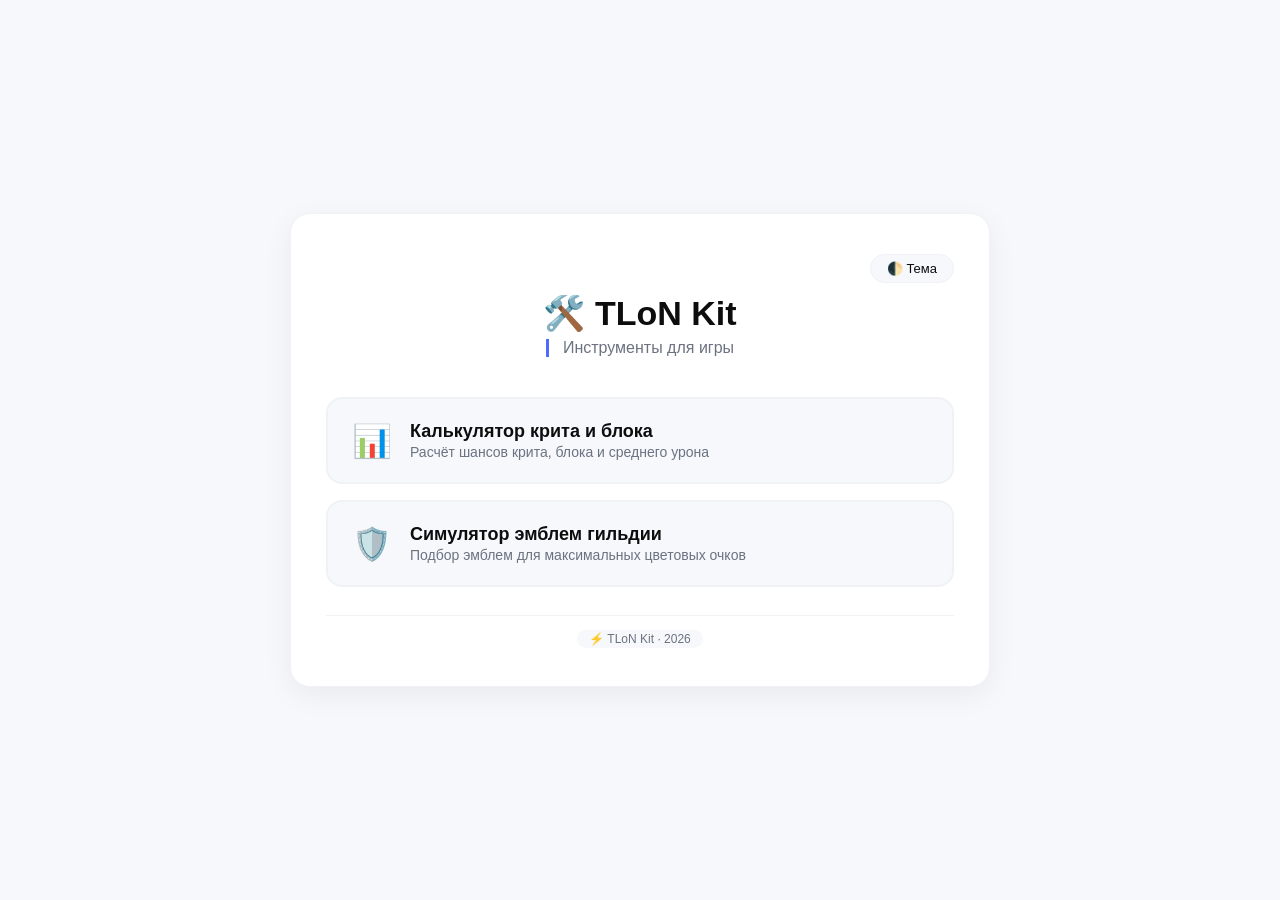
<file: index.html>
<!DOCTYPE html>
<html lang="ru" data-theme="light">
<head>
    <meta charset="UTF-8">
    <meta name="viewport" content="width=device-width, initial-scale=1.0">
    <title>TLoN Kit — Инструменты</title>
    <style>
        /* ========== ОСНОВНЫЕ СТИЛИ (как в калькуляторе) ========== */
        :root {
            --bg: #f6f8fb;
            --card: #fff;
            --border: #f0f2f5;
            --text: #0d0d0d;
            --text2: #1f2937;
            --text3: #6b7280;
            --shadow: 0 8px 30px rgba(0,0,0,0.06);
            --player-border: #4d6bfe;
        }
        [data-theme="dark"] {
            --bg: #1a1a2e;
            --card: #16213e;
            --border: #2a2a4a;
            --text: #e8e8f0;
            --text2: #c8c8d8;
            --text3: #8888aa;
            --shadow: 0 8px 30px rgba(0,0,0,0.3);
        }
        * { box-sizing: border-box; margin: 0; padding: 0; }
        body {
            font-family: 'Segoe UI', sans-serif;
            background: var(--bg);
            display: flex;
            justify-content: center;
            align-items: center;
            min-height: 100vh;
            padding: 20px;
            transition: background .3s;
        }
        .container {
            max-width: 700px;
            width: 100%;
            background: var(--card);
            border-radius: 20px;
            padding: 40px 35px;
            box-shadow: var(--shadow);
            border: 1px solid var(--border);
            text-align: center;
            transition: background .3s, border .3s;
        }
        .header {
            display: flex;
            justify-content: flex-end;
            margin-bottom: 10px;
        }
        .theme-toggle {
            background: var(--bg);
            border: 1px solid var(--border);
            color: var(--text);
            padding: 6px 16px;
            border-radius: 30px;
            font-size: 13px;
            cursor: pointer;
            transition: .15s;
        }
        .theme-toggle:hover {
            background: var(--border);
        }
        h1 {
            font-size: 34px;
            font-weight: 700;
            color: var(--text);
            margin-bottom: 6px;
        }
        .subhead {
            font-size: 16px;
            color: var(--text3);
            margin-bottom: 32px;
            border-left: 3px solid #4d6bfe;
            padding-left: 14px;
            display: inline-block;
        }
        .tools {
            display: flex;
            flex-direction: column;
            gap: 16px;
            margin-top: 8px;
        }
        .tool-card {
            background: var(--bg);
            border-radius: 16px;
            padding: 22px 24px;
            border: 2px solid var(--border);
            transition: .2s;
            text-decoration: none;
            color: var(--text);
            display: flex;
            align-items: center;
            gap: 18px;
            text-align: left;
        }
        .tool-card:hover {
            border-color: #4d6bfe;
            transform: translateY(-2px);
            box-shadow: 0 4px 16px rgba(77, 107, 254, 0.08);
        }
        .tool-icon {
            font-size: 32px;
            flex-shrink: 0;
        }
        .tool-info h2 {
            font-size: 18px;
            font-weight: 600;
            margin-bottom: 2px;
            color: var(--text);
        }
        .tool-info p {
            font-size: 14px;
            color: var(--text3);
            margin: 0;
        }
        .footer {
            margin-top: 28px;
            font-size: 12px;
            color: var(--text3);
            border-top: 1px solid var(--border);
            padding-top: 16px;
        }
        .footer span {
            background: var(--bg);
            padding: 2px 12px;
            border-radius: 30px;
        }
        @media (max-width: 500px) {
            .container { padding: 24px 18px; }
            h1 { font-size: 26px; }
            .tool-card { flex-direction: column; text-align: center; gap: 8px; padding: 18px; }
            .tool-icon { font-size: 28px; }
        }
    </style>
</head>
<body>
    <div class="container">
        <div class="header">
            <button class="theme-toggle" id="themeBtn">🌓 Тема</button>
        </div>
        <h1>🛠️ TLoN Kit</h1>
        <div class="subhead">Инструменты для игры</div>

        <div class="tools">
            <a href="calc/index.html" class="tool-card">
                <span class="tool-icon">📊</span>
                <div class="tool-info">
                    <h2>Калькулятор крита и блока</h2>
                    <p>Расчёт шансов крита, блока и среднего урона</p>
                </div>
            </a>
            <a href="sim/index.html" class="tool-card">
                <span class="tool-icon">🛡️</span>
                <div class="tool-info">
                    <h2>Симулятор эмблем гильдии</h2>
                    <p>Подбор эмблем для максимальных цветовых очков</p>
                </div>
            </a>
        </div>

        <div class="footer">
            <span>⚡ TLoN Kit · 2026</span>
        </div>
    </div>

    <script>
        // Тёмная тема
        function toggleTheme() {
            const html = document.documentElement;
            const current = html.getAttribute('data-theme');
            const next = current === 'dark' ? 'light' : 'dark';
            html.setAttribute('data-theme', next);
            localStorage.setItem('tlon_main_theme', next);
        }
        const savedTheme = localStorage.getItem('tlon_main_theme');
        if (savedTheme) document.documentElement.setAttribute('data-theme', savedTheme);
        document.getElementById('themeBtn').addEventListener('click', toggleTheme);
    </script>
</body>
</html>
</file>
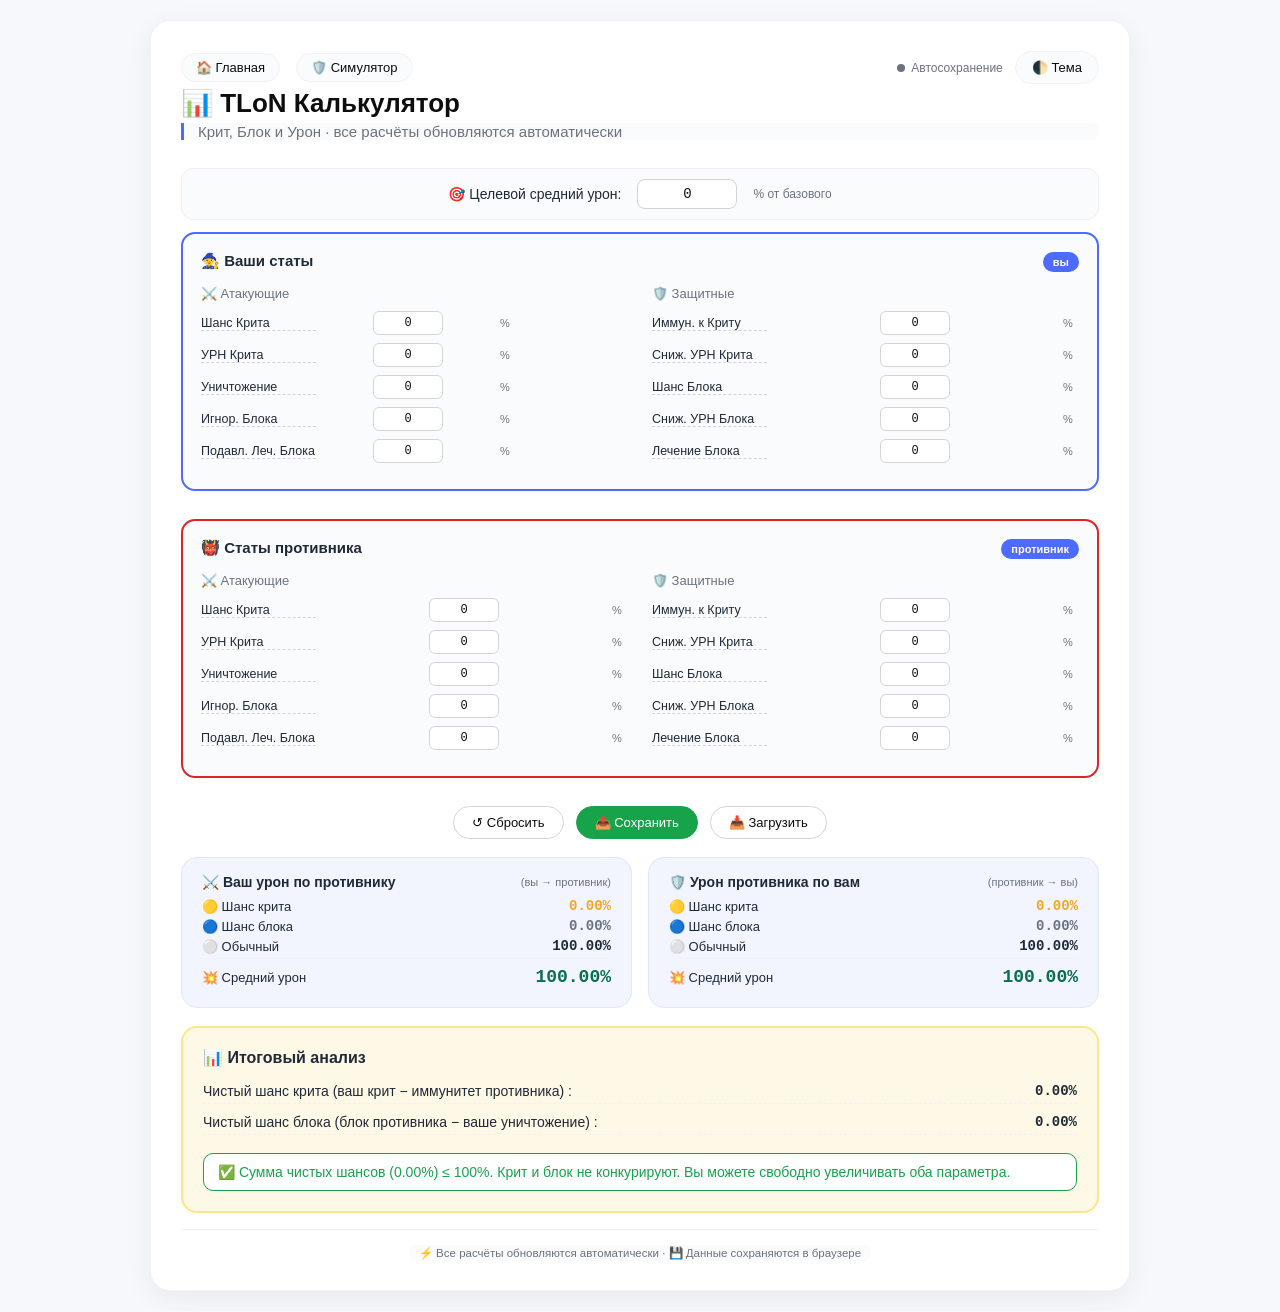
<file: calc/index.html>
<!DOCTYPE html>
<html lang="ru" data-theme="light">
<head>
    <meta charset="UTF-8">
    <meta name="viewport" content="width=device-width, initial-scale=1.0">
    <title>TLoN Калькулятор</title>
    <link rel="stylesheet" href="style.css">
</head>
<body>
    <div class="calculator">
        <div class="header">
            <div style="display:flex;align-items:center;gap:16px;flex-wrap:wrap;">
                <a href="../index.html" class="nav-btn">🏠 Главная</a>
                <a href="../sim/index.html" class="nav-btn">🛡️ Симулятор</a>
            </div>
            <div style="display:flex;gap:12px;align-items:center;">
                <span class="status-indicator"><span class="status-dot" id="statusDot"></span><span id="statusText">Автосохранение</span></span>
                <button class="theme-toggle" id="themeBtn">🌓 Тема</button>
            </div>
        </div>
        <h1 style="margin-top:4px;margin-bottom:4px;">📊 TLoN Калькулятор</h1>
        <div class="subhead">Крит, Блок и Урон · все расчёты обновляются автоматически</div>

        <div class="target-row">
            <label>🎯 Целевой средний урон:</label>
            <input type="number" id="targetDmg" value="0" step="any">
            <span class="target-hint">% от базового</span>
        </div>

        <div class="stat-group player-group" style="margin-bottom:28px;">
            <h3>🧙 Ваши статы <span class="badge">вы</span></h3>
            <div class="two-col" style="margin-bottom:0;">
                <div>
                    <h4 style="font-size:13px;color:var(--text3);margin-bottom:10px;font-weight:500;">⚔️ Атакующие</h4>
                    <div class="stat-row"><label title="Шанс Крита">Шанс Крита</label><input type="number" id="cr" value="0" step="any"><span class="unit">%</span><span class="upgrade-need" id="need_cr"></span></div>
                    <div class="stat-row"><label title="УРН Крита (база 150%)">УРН Крита</label><input type="number" id="cdmg" value="0" step="any"><span class="unit">%</span><span class="upgrade-need" id="need_cdmg"></span></div>
                    <div class="stat-row"><label title="Уничтожение">Уничтожение</label><input type="number" id="br" value="0" step="any"><span class="unit">%</span><span class="upgrade-need" id="need_br"></span></div>
                    <div class="stat-row"><label title="Игнор Блока">Игнор. Блока</label><input type="number" id="ig" value="0" step="any"><span class="unit">%</span><span class="upgrade-need" id="need_ig"></span></div>
                    <div class="stat-row"><label title="Подавление лечения блока">Подавл. Леч. Блока</label><input type="number" id="brs" value="0" step="any"><span class="unit">%</span><span class="upgrade-need" id="need_brs"></span></div>
                </div>
                <div>
                    <h4 style="font-size:13px;color:var(--text3);margin-bottom:10px;font-weight:500;">🛡️ Защитные</h4>
                    <div class="stat-row"><label title="Иммунитет к криту">Иммун. к Криту</label><input type="number" id="def_cr" value="0" step="any"><span class="unit">%</span></div>
                    <div class="stat-row"><label title="Снижение УРН крита">Сниж. УРН Крита</label><input type="number" id="def_cdmg" value="0" step="any"><span class="unit">%</span></div>
                    <div class="stat-row"><label title="Шанс блока">Шанс Блока</label><input type="number" id="def_blk" value="0" step="any"><span class="unit">%</span></div>
                    <div class="stat-row"><label title="Снижение УРН блока (база 50%)">Сниж. УРН Блока</label><input type="number" id="def_bdr" value="0" step="any"><span class="unit">%</span></div>
                    <div class="stat-row"><label title="Лечение блока (база 100%)">Лечение Блока</label><input type="number" id="def_brecov" value="0" step="any"><span class="unit">%</span></div>
                </div>
            </div>
        </div>

        <div class="stat-group enemy-group" style="margin-bottom:28px;">
            <h3>👹 Статы противника <span class="badge">противник</span></h3>
            <div class="two-col" style="margin-bottom:0;">
                <div>
                    <h4 style="font-size:13px;color:var(--text3);margin-bottom:10px;font-weight:500;">⚔️ Атакующие</h4>
                    <div class="stat-row"><label title="Шанс крита противника">Шанс Крита</label><input type="number" id="en_cr" value="0" step="any"><span class="unit">%</span></div>
                    <div class="stat-row"><label title="УРН крита противника">УРН Крита</label><input type="number" id="en_cdmg" value="0" step="any"><span class="unit">%</span></div>
                    <div class="stat-row"><label title="Уничтожение противника">Уничтожение</label><input type="number" id="en_br" value="0" step="any"><span class="unit">%</span></div>
                    <div class="stat-row"><label title="Игнор блока противника">Игнор. Блока</label><input type="number" id="en_ig" value="0" step="any"><span class="unit">%</span></div>
                    <div class="stat-row"><label title="Подавление лечения блока противника">Подавл. Леч. Блока</label><input type="number" id="en_brs" value="0" step="any"><span class="unit">%</span></div>
                </div>
                <div>
                    <h4 style="font-size:13px;color:var(--text3);margin-bottom:10px;font-weight:500;">🛡️ Защитные</h4>
                    <div class="stat-row"><label title="Иммунитет к криту противника">Иммун. к Криту</label><input type="number" id="en_def_cr" value="0" step="any"><span class="unit">%</span></div>
                    <div class="stat-row"><label title="Снижение УРН крита противника">Сниж. УРН Крита</label><input type="number" id="en_def_cdmg" value="0" step="any"><span class="unit">%</span></div>
                    <div class="stat-row"><label title="Шанс блока противника">Шанс Блока</label><input type="number" id="en_def_blk" value="0" step="any"><span class="unit">%</span></div>
                    <div class="stat-row"><label title="Снижение УРН блока противника">Сниж. УРН Блока</label><input type="number" id="en_def_bdr" value="0" step="any"><span class="unit">%</span></div>
                    <div class="stat-row"><label title="Лечение блока противника">Лечение Блока</label><input type="number" id="en_def_brecov" value="0" step="any"><span class="unit">%</span></div>
                </div>
            </div>
        </div>

        <div class="action-bar">
            <button class="action-btn" id="resetBtn">↺ Сбросить</button>
            <button class="action-btn green" id="exportBtn">📤 Сохранить</button>
            <button class="action-btn" id="importBtn">📥 Загрузить</button>
            <input type="file" id="importFile" accept=".json" style="display:none">
        </div>

        <div class="results-grid">
            <div class="results-panel">
                <div class="panel-title">⚔️ Ваш урон по противнику <span class="badge">(вы → противник)</span></div>
                <div class="stat-row"><label>🟡 Шанс крита</label><span class="value crit" id="myCrit">0.00%</span></div>
                <div class="stat-row"><label>🔵 Шанс блока</label><span class="value block" id="myBlock">0.00%</span></div>
                <div class="stat-row"><label>⚪ Обычный</label><span class="value normal" id="myNormal">0.00%</span></div>
                <div class="stat-row damage-row"><label>💥 Средний урон</label><span class="value damage" id="myAvg">0.00%</span></div>
            </div>
            <div class="results-panel">
                <div class="panel-title">🛡️ Урон противника по вам <span class="badge">(противник → вы)</span></div>
                <div class="stat-row"><label>🟡 Шанс крита</label><span class="value crit" id="enemyCrit">0.00%</span></div>
                <div class="stat-row"><label>🔵 Шанс блока</label><span class="value block" id="enemyBlock">0.00%</span></div>
                <div class="stat-row"><label>⚪ Обычный</label><span class="value normal" id="enemyNormal">0.00%</span></div>
                <div class="stat-row damage-row"><label>💥 Средний урон</label><span class="value damage" id="enemyAvg">0.00%</span></div>
            </div>
        </div>

        <div class="analysis-container">
            <div class="analysis-header">📊 Итоговый анализ</div>
            <div class="analysis-body">
                <div class="analysis-item"><span class="analysis-label">Чистый шанс крита (ваш крит − иммунитет противника) :</span><span class="analysis-value" id="netCritDisplay">0.00%</span></div>
                <div class="analysis-item"><span class="analysis-label">Чистый шанс блока (блок противника − ваше уничтожение) :</span><span class="analysis-value" id="netBlockDisplay">0.00%</span></div>
                <div class="analysis-conclusion good" id="analysisConclusion">✅ Сумма чистых шансов (0.00%) ≤ 100%. Крит и блок не конкурируют.</div>
            </div>
        </div>

        <div class="footer"><span>⚡ Все расчёты обновляются автоматически · 💾 Данные сохраняются в браузере</span></div>
    </div>
    <div id="toast" class="toast"></div>
    <script src="script.js"></script>
</body>
</html>
</file>
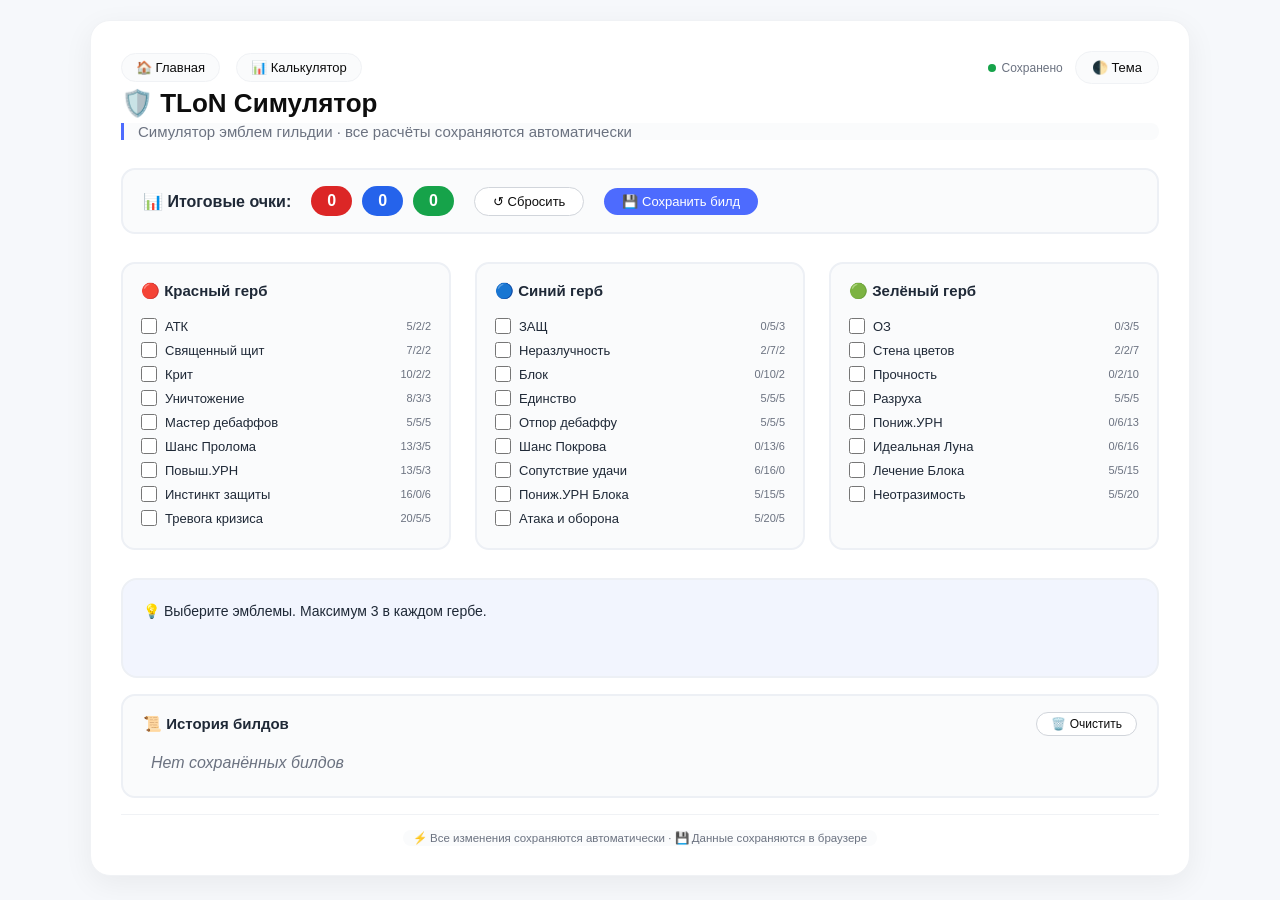
<file: sim/index.html>
<!DOCTYPE html>
<html lang="ru" data-theme="light">
<head>
    <meta charset="UTF-8" />
    <meta name="viewport" content="width=device-width, initial-scale=1.0" />
    <title>TLoN Симулятор</title>
    <link rel="stylesheet" href="style.css" />
</head>
<body>
    <div class="simulator">
        <!-- ШАПКА -->
        <div class="header">
            <div style="display:flex;align-items:center;gap:16px;flex-wrap:wrap;">
                <a href="../index.html" class="nav-btn">🏠 Главная</a>
                <a href="../calc/index.html" class="nav-btn">📊 Калькулятор</a>
            </div>
            <div style="display:flex;gap:12px;align-items:center;">
                <span class="status-indicator">
                    <span class="status-dot" id="statusDot"></span>
                    <span id="statusText">Автосохранение</span>
                </span>
                <button class="theme-toggle" id="themeBtn">🌓 Тема</button>
            </div>
        </div>

        <h1>🛡️ TLoN Симулятор</h1>
        <div class="subhead">Симулятор эмблем гильдии · все расчёты сохраняются автоматически</div>

        <!-- Блок итоговых очков -->
        <div class="total-box" id="colorbox">
            <span class="total-label">📊 Итоговые очки:</span>
            <div class="color-badges">
                <span class="badge red" id="red">0</span>
                <span class="badge blue" id="blue">0</span>
                <span class="badge green" id="green">0</span>
            </div>
            <button class="reset-btn" onclick="resetSelection()">↺ Сбросить</button>
            <button class="save-btn" id="save-build-btn">💾 Сохранить билд</button>
        </div>

        <!-- Три колонки гербов -->
        <div class="emblems-grid">
            <div class="emblem-column red-column">
                <h3>🔴 Красный герб</h3>
                <div id="red-selector"></div>
            </div>
            <div class="emblem-column blue-column">
                <h3>🔵 Синий герб</h3>
                <div id="blue-selector"></div>
            </div>
            <div class="emblem-column green-column">
                <h3>🟢 Зелёный герб</h3>
                <div id="green-selector"></div>
            </div>
        </div>

        <!-- Блок описания -->
        <div class="desc-box" id="desc">💡 Выберите эмблемы. Максимум 3 в каждом гербе.</div>

        <!-- Блок истории -->
        <div class="history-box">
            <div class="history-header">
                <span>📜 История билдов</span>
                <button class="history-clear-btn" id="clear-history-btn">🗑️ Очистить</button>
            </div>
            <div id="history-list" class="history-list"></div>
        </div>

        <!-- Футер -->
        <div class="footer">
            <span>⚡ Все изменения сохраняются автоматически · 💾 Данные сохраняются в браузере</span>
        </div>
    </div>

    <!-- Тост-уведомления -->
    <div id="toast" class="toast"></div>

    <script src="script.js"></script>
</body>
</html>
</file>
<file: calc/style.css>
:root {
    --bg: #f6f8fb;
    --card: #fff;
    --border: #f0f2f5;
    --text: #0d0d0d;
    --text2: #1f2937;
    --text3: #6b7280;
    --stat-bg: #fafbfc;
    --stat-border: #edf0f5;
    --result-bg: #f2f5fe;
    --result-border: #e0e7ff;
    --analysis-bg: #fef9e7;
    --analysis-border: #fde68a;
    --input-bg: #fff;
    --input-border: #d1d5db;
    --shadow: 0 8px 30px rgba(0, 0, 0, 0.06);
    --tooltip-bg: #1f2937;
    --tooltip-text: #fff;
    --good: #16a34a;
    --player-border: #4d6bfe;
    --enemy-border: #dc2626;
}

[data-theme="dark"] {
    --bg: #1a1a2e;
    --card: #16213e;
    --border: #2a2a4a;
    --text: #e8e8f0;
    --text2: #c8c8d8;
    --text3: #8888aa;
    --stat-bg: #1e2a4a;
    --stat-border: #2a3a5a;
    --result-bg: #1a2a4a;
    --result-border: #2a4a6a;
    --analysis-bg: #2a2a1a;
    --analysis-border: #5a4a2a;
    --input-bg: #1a1a3a;
    --input-border: #3a3a5a;
    --shadow: 0 8px 30px rgba(0, 0, 0, 0.3);
    --tooltip-bg: #3a3a5a;
}

* {
    box-sizing: border-box;
    margin: 0;
    padding: 0;
}

body {
    font-family: 'Segoe UI', sans-serif;
    background: var(--bg);
    display: flex;
    justify-content: center;
    padding: 20px;
    transition: .3s;
}

.calculator {
    max-width: 980px;
    width: 100%;
    background: var(--card);
    border-radius: 20px;
    padding: 30px;
    box-shadow: var(--shadow);
    border: 1px solid var(--border);
    transition: .3s;
}

.header {
    display: flex;
    justify-content: space-between;
    align-items: center;
    flex-wrap: wrap;
    gap: 10px;
    margin-bottom: 4px;
}

h1 {
    font-size: 26px;
    font-weight: 600;
    color: var(--text);
}

.theme-toggle {
    background: var(--stat-bg);
    border: 1px solid var(--border);
    color: var(--text);
    padding: 8px 16px;
    border-radius: 30px;
    font-size: 13px;
    cursor: pointer;
    transition: .15s;
}

.theme-toggle:hover {
    background: var(--result-bg);
}

.nav-btn {
    background: var(--stat-bg);
    border: 1px solid var(--border);
    color: var(--text);
    padding: 6px 14px;
    border-radius: 30px;
    font-size: 13px;
    font-weight: 500;
    text-decoration: none;
    transition: .15s;
    display: inline-flex;
    align-items: center;
    gap: 6px;
}

.nav-btn:hover {
    background: var(--result-bg);
    border-color: #4d6bfe;
}

.subhead {
    font-size: 15px;
    color: var(--text3);
    margin-bottom: 28px;
    border-left: 3px solid #4d6bfe;
    padding-left: 14px;
    background: var(--stat-bg);
    border-radius: 0 8px 8px 0;
}

.two-col {
    display: grid;
    grid-template-columns: 1fr 1fr;
    gap: 24px;
    margin-bottom: 28px;
}

.stat-group {
    background: var(--stat-bg);
    border-radius: 14px;
    padding: 18px;
    border: 2px solid var(--stat-border);
    transition: border-color .3s;
}

.stat-group.player-group {
    border-color: var(--player-border);
}

.stat-group.enemy-group {
    border-color: var(--enemy-border);
}

.stat-group h3 {
    font-size: 15px;
    font-weight: 600;
    color: var(--text2);
    margin-bottom: 14px;
    display: flex;
    gap: 8px;
}

.stat-group h3 .badge {
    background: #4d6bfe;
    color: #fff;
    font-size: 11px;
    padding: 0 10px;
    border-radius: 20px;
    line-height: 20px;
    margin-left: auto;
}

.stat-row {
    display: flex;
    align-items: center;
    justify-content: space-between;
    margin-bottom: 8px;
    gap: 6px;
    position: relative;
}

.stat-row label {
    font-size: 12.5px;
    font-weight: 450;
    color: var(--text2);
    flex: 0 0 115px;
    cursor: help;
    border-bottom: 1px dashed var(--input-border);
    transition: .15s;
}

.stat-row label:hover {
    color: #4d6bfe;
}

.stat-row input {
    width: 70px;
    padding: 4px 5px;
    border: 1px solid var(--input-border);
    border-radius: 6px;
    font-size: 12px;
    font-weight: 500;
    background: var(--input-bg);
    color: var(--text);
    text-align: center;
    font-family: 'JetBrains Mono', monospace;
    transition: .15s;
}

.stat-row input:focus {
    outline: none;
    border-color: #4d6bfe;
    box-shadow: 0 0 0 3px rgba(77, 107, 254, 0.15);
}

.stat-row .unit {
    font-size: 11px;
    color: var(--text3);
    min-width: 16px;
    text-align: left;
}

.stat-row .upgrade-need {
    font-size: 11px;
    color: var(--good);
    min-width: 55px;
    text-align: right;
    font-weight: 600;
    display: inline-block;
}

.stat-row .upgrade-need.zero {
    color: var(--text3);
    font-weight: 400;
}

.results-grid {
    display: grid;
    grid-template-columns: 1fr 1fr;
    gap: 16px;
    margin: 6px 0 18px;
}

.results-panel {
    background: var(--result-bg);
    border-radius: 16px;
    padding: 16px 20px;
    border: 1px solid var(--result-border);
}

.results-panel .panel-title {
    font-size: 14px;
    font-weight: 600;
    color: var(--text2);
    margin-bottom: 8px;
    display: flex;
    justify-content: space-between;
    align-items: center;
}

.results-panel .panel-title .badge {
    font-size: 11px;
    font-weight: 400;
    color: var(--text3);
}

.results-panel .stat-row {
    display: flex;
    align-items: center;
    justify-content: space-between;
    margin-bottom: 4px;
}

.results-panel .stat-row label {
    font-size: 13px;
    flex: 0 0 115px;
    border: none;
    cursor: default;
    margin: 0;
}

.results-panel .stat-row .value {
    font-weight: 600;
    font-family: 'JetBrains Mono', monospace;
    font-size: 14px;
}

.results-panel .stat-row .value.crit {
    color: #f5a623;
    font-weight: 700;
}

.results-panel .stat-row .value.block {
    color: #6b7280;
    font-weight: 700;
}

.results-panel .stat-row .value.normal {
    color: var(--text2);
    font-weight: 700;
}

.results-panel .stat-row .value.damage {
    color: #0b6e4f;
    font-weight: 700;
}

.results-panel .stat-row.damage-row {
    border-top: 1px solid var(--border);
    padding-top: 8px;
    margin-top: 4px;
}

.results-panel .stat-row.damage-row .value {
    font-size: 18px;
}

.action-bar {
    display: flex;
    gap: 12px;
    flex-wrap: wrap;
    margin: 12px 0 18px;
    justify-content: center;
}

.action-btn {
    background: var(--card);
    border: 1px solid var(--input-border);
    color: var(--text);
    padding: 8px 18px;
    border-radius: 30px;
    font-size: 13px;
    font-weight: 500;
    cursor: pointer;
    transition: .15s;
}

.action-btn:hover {
    background: var(--stat-bg);
}

.action-btn.green {
    background: var(--good);
    color: #fff;
    border-color: var(--good);
}

.action-btn.green:hover {
    background: #15803d;
}

.target-row {
    display: flex;
    align-items: center;
    gap: 16px;
    flex-wrap: wrap;
    justify-content: center;
    margin: 6px 0 12px;
    padding: 10px 16px;
    background: var(--stat-bg);
    border-radius: 12px;
    border: 1px solid var(--stat-border);
}

.target-row label {
    font-size: 14px;
    color: var(--text2);
    font-weight: 500;
}

.target-row input {
    width: 100px;
    padding: 6px 8px;
    border: 1px solid var(--input-border);
    border-radius: 8px;
    font-size: 14px;
    font-weight: 500;
    background: var(--input-bg);
    color: var(--text);
    text-align: center;
    font-family: 'JetBrains Mono', monospace;
}

.target-row input:focus {
    outline: none;
    border-color: #4d6bfe;
}

.target-row .target-hint {
    font-size: 12px;
    color: var(--text3);
}

.footer {
    margin-top: 16px;
    font-size: 11.5px;
    color: var(--text3);
    text-align: center;
    border-top: 1px solid var(--border);
    padding-top: 16px;
}

.footer span {
    background: var(--stat-bg);
    padding: 2px 10px;
    border-radius: 30px;
}

input[type=number]::-webkit-outer-spin-button,
input[type=number]::-webkit-inner-spin-button {
    -webkit-appearance: none;
    margin: 0;
}

input[type=number] {
    -moz-appearance: textfield;
}

.toast {
    position: fixed;
    bottom: 30px;
    left: 50%;
    transform: translateX(-50%);
    background: var(--tooltip-bg);
    color: var(--tooltip-text);
    padding: 12px 24px;
    border-radius: 12px;
    font-size: 14px;
    opacity: 0;
    transition: opacity .3s;
    pointer-events: none;
    z-index: 999;
}

.toast.show {
    opacity: 1;
}

.status-indicator {
    font-size: 12px;
    color: var(--text3);
    display: flex;
    align-items: center;
    gap: 6px;
    margin-left: auto;
}

.status-dot {
    width: 8px;
    height: 8px;
    border-radius: 50%;
    display: inline-block;
    background: #6b7280;
}

.status-dot.saved {
    background: #16a34a;
}

.analysis-container {
    background: var(--analysis-bg);
    border: 2px solid var(--analysis-border);
    border-radius: 16px;
    padding: 20px;
    margin-top: 18px;
}

.analysis-header {
    font-size: 16px;
    font-weight: 600;
    color: var(--text2);
    margin-bottom: 12px;
}

.analysis-body {
    display: flex;
    flex-direction: column;
    gap: 6px;
}

.analysis-item {
    display: flex;
    justify-content: space-between;
    font-size: 14px;
    color: var(--text2);
    padding: 4px 0;
    border-bottom: 1px dashed var(--border);
}

.analysis-item:last-of-type {
    border-bottom: none;
}

.analysis-label {
    font-weight: 450;
}

.analysis-value {
    font-weight: 600;
    font-family: 'JetBrains Mono', monospace;
}

.analysis-conclusion {
    margin-top: 12px;
    padding: 10px 14px;
    border-radius: 10px;
    font-size: 14px;
    font-weight: 500;
    background: var(--card);
    border: 1px solid var(--border);
}

.analysis-conclusion.good {
    border-color: var(--good);
    color: var(--good);
}

.analysis-conclusion.warning {
    border-color: #dc2626;
    color: #dc2626;
}

@media(max-width:680px) {
    .two-col,
    .results-grid {
        grid-template-columns: 1fr;
        gap: 16px;
    }
    .stat-row label {
        flex: 0 0 80px;
        font-size: 11px;
    }
    .stat-row input {
        width: 60px;
        font-size: 11px;
    }
    .calculator {
        padding: 18px;
    }
}
</file>
<file: sim/style.css>
:root {
    --bg: #f6f8fb;
    --card: #fff;
    --border: #f0f2f5;
    --text: #0d0d0d;
    --text2: #1f2937;
    --text3: #6b7280;
    --stat-bg: #fafbfc;
    --stat-border: #edf0f5;
    --result-bg: #f2f5fe;
    --input-border: #d1d5db;
    --shadow: 0 8px 30px rgba(0,0,0,0.06);
    --tooltip-bg: #1f2937;
    --tooltip-text: #fff;
    --good: #16a34a;
    --history-hover: #edf2ff;
}

[data-theme="dark"] {
    --bg: #1a1a2e;
    --card: #16213e;
    --border: #2a2a4a;
    --text: #e8e8f0;
    --text2: #c8c8d8;
    --text3: #8888aa;
    --stat-bg: #1e2a4a;
    --stat-border: #2a3a5a;
    --result-bg: #1a2a4a;
    --input-border: #3a3a5a;
    --shadow: 0 8px 30px rgba(0,0,0,0.3);
    --tooltip-bg: #3a3a5a;
    --history-hover: #2a3a5a;
}

* { box-sizing: border-box; margin: 0; padding: 0; }

body {
    font-family: 'Segoe UI', sans-serif;
    background: var(--bg);
    display: flex;
    justify-content: center;
    padding: 20px;
    transition: background .3s;
}

.simulator {
    max-width: 1100px;
    width: 100%;
    background: var(--card);
    border-radius: 20px;
    padding: 30px;
    box-shadow: var(--shadow);
    border: 1px solid var(--border);
    transition: background .3s, border .3s;
}

.header {
    display: flex;
    justify-content: space-between;
    align-items: center;
    flex-wrap: wrap;
    gap: 10px;
    margin-bottom: 4px;
}

h1 {
    font-size: 26px;
    font-weight: 600;
    color: var(--text);
    margin: 4px 0;
}

.theme-toggle {
    background: var(--stat-bg);
    border: 1px solid var(--border);
    color: var(--text);
    padding: 8px 16px;
    border-radius: 30px;
    font-size: 13px;
    cursor: pointer;
    transition: .15s;
}
.theme-toggle:hover { background: var(--result-bg); }

.nav-btn {
    background: var(--stat-bg);
    border: 1px solid var(--border);
    color: var(--text);
    padding: 6px 14px;
    border-radius: 30px;
    font-size: 13px;
    font-weight: 500;
    text-decoration: none;
    transition: .15s;
    display: inline-flex;
    align-items: center;
    gap: 6px;
}
.nav-btn:hover { background: var(--result-bg); border-color: #4d6bfe; }

.subhead {
    font-size: 15px;
    color: var(--text3);
    margin-bottom: 28px;
    border-left: 3px solid #4d6bfe;
    padding-left: 14px;
    background: var(--stat-bg);
    border-radius: 0 8px 8px 0;
}

.total-box {
    background: var(--stat-bg);
    border-radius: 14px;
    padding: 16px 20px;
    border: 2px solid var(--stat-border);
    display: flex;
    align-items: center;
    gap: 20px;
    flex-wrap: wrap;
    margin-bottom: 28px;
    transition: background-color .3s;
}

.total-label {
    font-size: 16px;
    font-weight: 600;
    color: var(--text2);
}

.color-badges {
    display: flex;
    gap: 10px;
}

.badge {
    padding: 6px 16px;
    border-radius: 40px;
    font-weight: 700;
    font-size: 16px;
    color: white;
    min-width: 40px;
    text-align: center;
}
.badge.red { background: #dc2626; }
.badge.blue { background: #2563eb; }
.badge.green { background: #16a34a; }

.reset-btn {
    background: var(--card);
    border: 1px solid var(--input-border);
    color: var(--text);
    padding: 6px 18px;
    border-radius: 30px;
    font-size: 13px;
    cursor: pointer;
    transition: .15s;
}
.reset-btn:hover { background: var(--result-bg); }

.save-btn {
    background: #4d6bfe;
    border: none;
    color: white;
    padding: 6px 18px;
    border-radius: 30px;
    font-size: 13px;
    cursor: pointer;
    transition: .15s;
}
.save-btn:hover { background: #3a56d4; }

.emblems-grid {
    display: grid;
    grid-template-columns: 1fr 1fr 1fr;
    gap: 24px;
    margin-bottom: 28px;
}

.emblem-column {
    background: var(--stat-bg);
    border-radius: 14px;
    padding: 18px;
    border: 2px solid var(--stat-border);
}

.emblem-column h3 {
    font-size: 15px;
    font-weight: 600;
    color: var(--text2);
    margin-bottom: 14px;
}

.emblem-column label {
    display: flex;
    align-items: center;
    gap: 8px;
    font-size: 13px;
    color: var(--text2);
    padding: 4px 0;
    cursor: pointer;
    transition: .15s;
}
.emblem-column label:hover:not(:has(input:disabled)) {
    color: #4d6bfe;
}

.emblem-column input[type="checkbox"] {
    width: 16px;
    height: 16px;
    cursor: pointer;
    accent-color: #4d6bfe;
}
.emblem-column input[type="checkbox"]:disabled {
    accent-color: #6b7280;
    cursor: not-allowed;
}
.emblem-column .emblem-name { font-weight: 500; flex: 1; }
.emblem-column .emblem-desc {
    font-size: 11px;
    color: var(--text3);
    margin-left: auto;
    text-align: right;
}

.desc-box {
    background: var(--result-bg);
    border: 2px solid var(--stat-border);
    border-radius: 16px;
    padding: 20px;
    min-height: 100px;
    font-size: 14px;
    color: var(--text2);
    line-height: 1.6;
}

.history-box {
    margin-top: 16px;
    background: var(--stat-bg);
    border-radius: 14px;
    padding: 16px 20px;
    border: 2px solid var(--stat-border);
}

.history-header {
    display: flex;
    justify-content: space-between;
    align-items: center;
    margin-bottom: 10px;
}
.history-header span {
    font-size: 15px;
    font-weight: 600;
    color: var(--text2);
}

.history-clear-btn {
    background: var(--card);
    border: 1px solid var(--input-border);
    color: var(--text);
    padding: 4px 14px;
    border-radius: 20px;
    font-size: 12px;
    cursor: pointer;
    transition: .15s;
}
.history-clear-btn:hover { background: #fee2e2; color: #dc2626; }

.history-list {
    max-height: 200px;
    overflow-y: auto;
}
.history-list::-webkit-scrollbar {
    width: 6px;
}
.history-list::-webkit-scrollbar-track {
    background: var(--stat-border);
    border-radius: 3px;
}
.history-list::-webkit-scrollbar-thumb {
    background: #4d6bfe;
    border-radius: 3px;
}

.history-item {
    display: flex;
    align-items: center;
    gap: 12px;
    padding: 8px 12px;
    border-radius: 8px;
    cursor: pointer;
    transition: .15s;
    border-bottom: 1px solid var(--border);
}
.history-item:hover {
    background: var(--history-hover);
}

.history-name {
    font-weight: 600;
    color: var(--text2);
    flex: 1;
}
.history-summary {
    font-size: 12px;
    color: var(--text3);
}
.history-delete {
    background: none;
    border: none;
    color: var(--text3);
    cursor: pointer;
    font-size: 14px;
    padding: 0 4px;
    transition: .15s;
}
.history-delete:hover {
    color: #dc2626;
    transform: scale(1.2);
}

.footer {
    margin-top: 16px;
    font-size: 11.5px;
    color: var(--text3);
    text-align: center;
    border-top: 1px solid var(--border);
    padding-top: 16px;
}
.footer span {
    background: var(--stat-bg);
    padding: 2px 10px;
    border-radius: 30px;
}

.toast {
    position: fixed;
    bottom: 30px;
    left: 50%;
    transform: translateX(-50%);
    background: var(--tooltip-bg);
    color: var(--tooltip-text);
    padding: 12px 24px;
    border-radius: 12px;
    font-size: 14px;
    opacity: 0;
    transition: opacity .3s;
    pointer-events: none;
    z-index: 999;
}
.toast.show { opacity: 1; }

.status-indicator {
    font-size: 12px;
    color: var(--text3);
    display: flex;
    align-items: center;
    gap: 6px;
}
.status-dot {
    width: 8px;
    height: 8px;
    border-radius: 50%;
    display: inline-block;
    background: #6b7280;
}
.status-dot.saved { background: #16a34a; }

@media(max-width:768px) {
    .emblems-grid { grid-template-columns: 1fr; }
    .total-box { flex-direction: column; align-items: stretch; }
    .reset-btn, .save-btn { margin: 4px 0; }
    .color-badges { justify-content: center; }
    .history-item { flex-wrap: wrap; }
}
</file>
